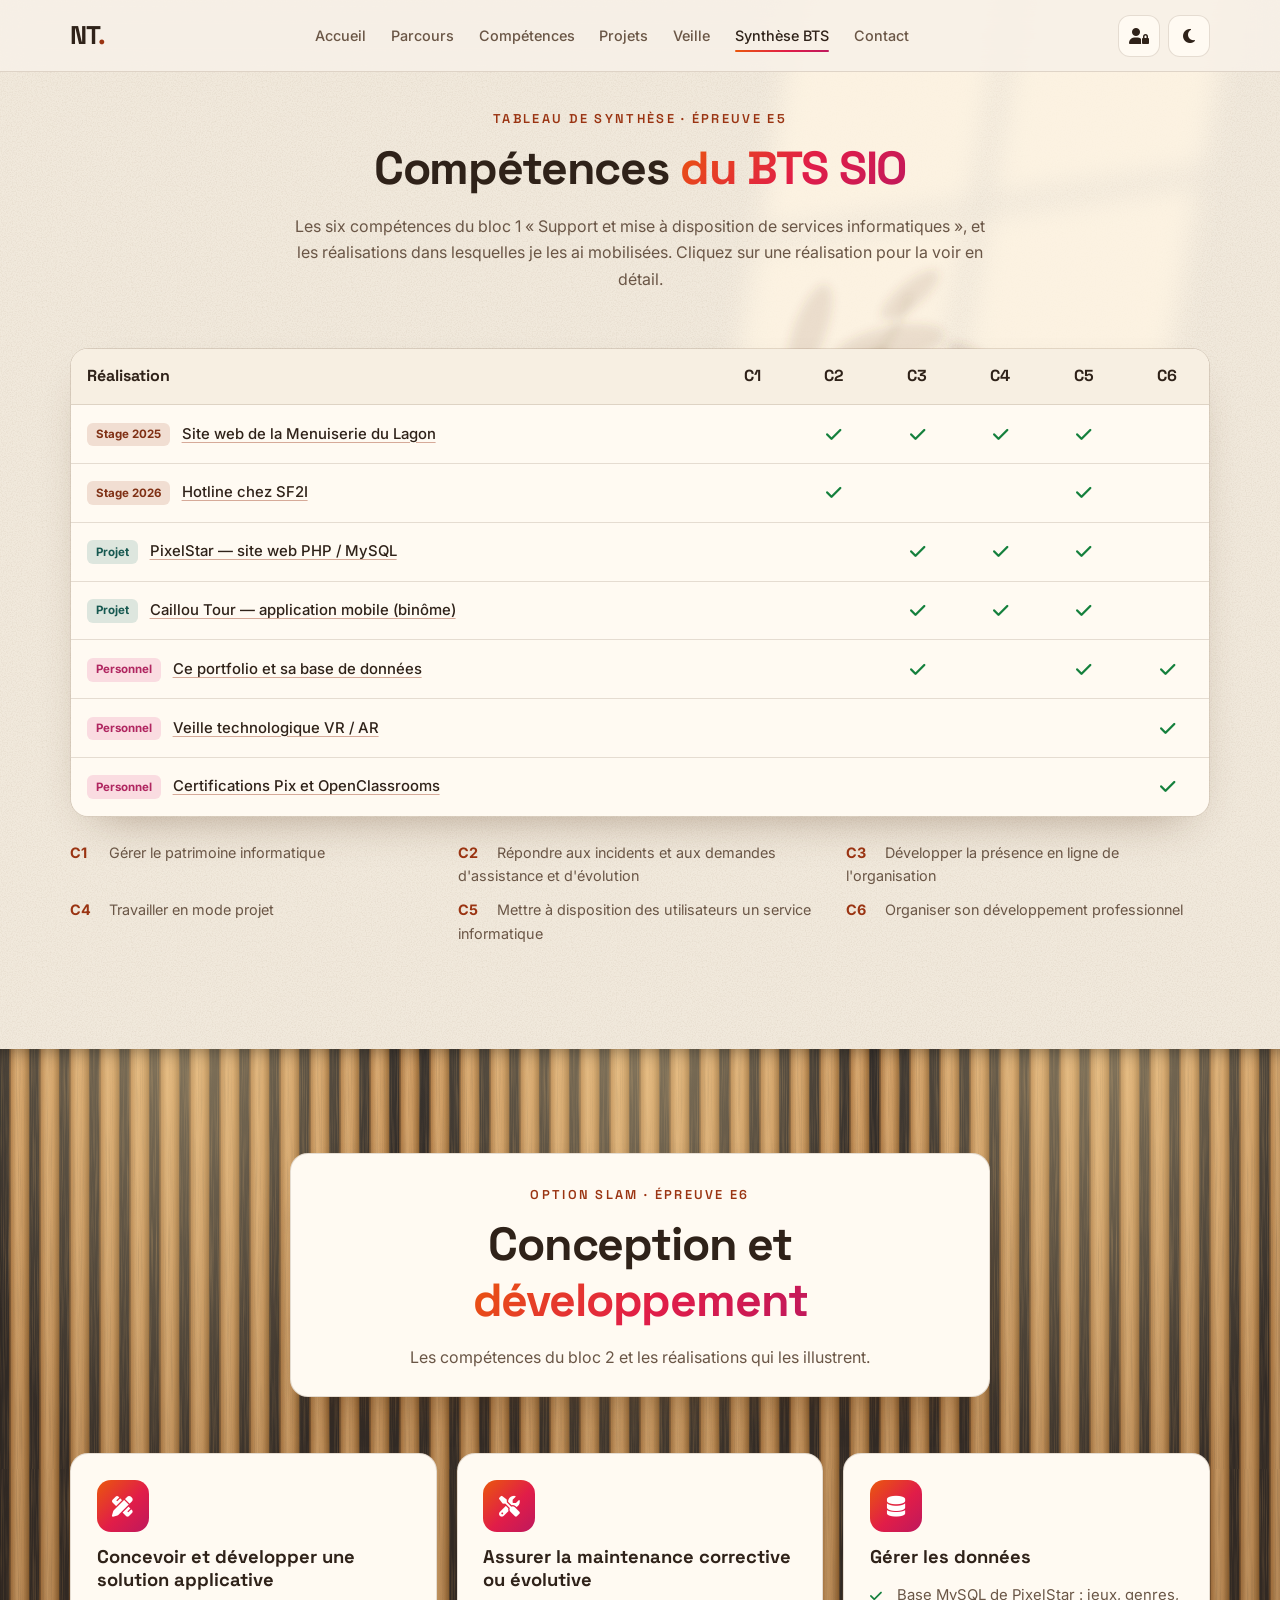
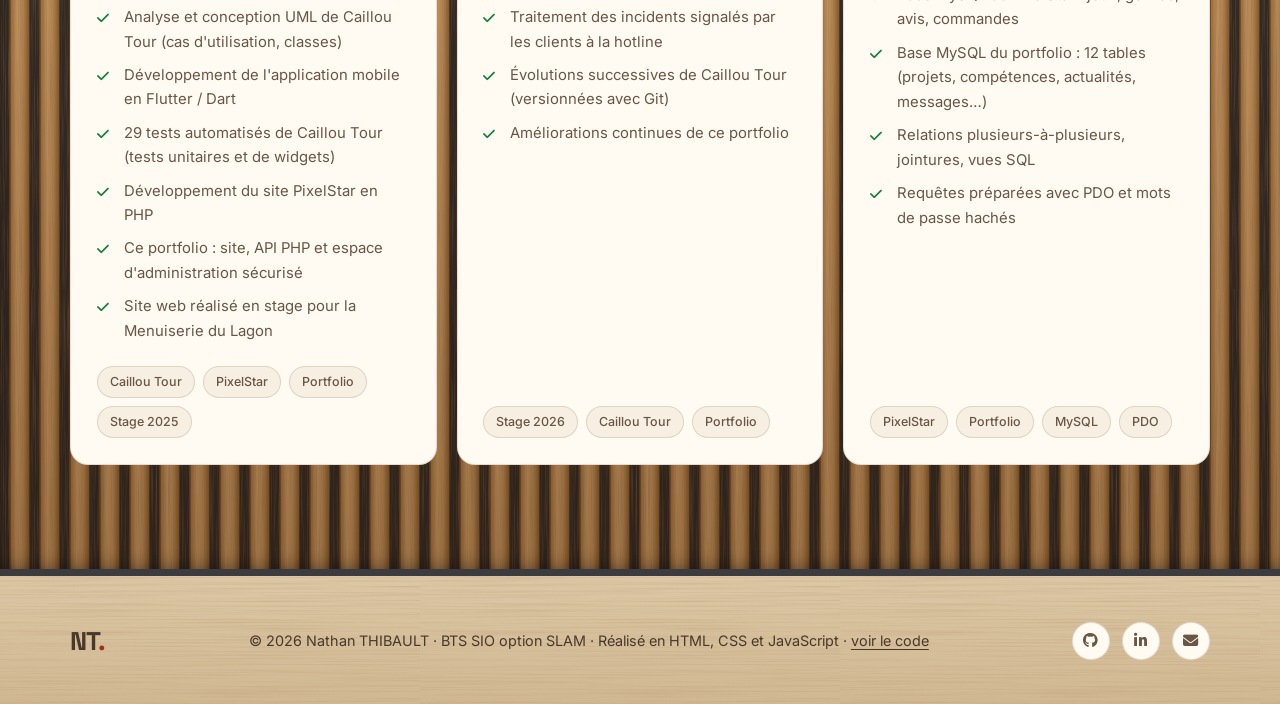
<file: synthese.html>
<!DOCTYPE html>
<html lang="fr" data-theme="light">
<head>
    <meta charset="UTF-8">
    <meta name="viewport" content="width=device-width, initial-scale=1.0">
    <title>Synthèse BTS — Nathan THIBAULT · Portfolio BTS SIO SLAM</title>
    <meta name="description" content="Tableau de synthèse BTS SIO de Nathan THIBAULT : compétences mobilisées dans chaque réalisation (stages, projets, veille, certifications).">
    <link rel="icon" href="assets/favicon.svg" type="image/svg+xml">
    <meta name="theme-color" content="#f1e9dc">
    <!-- Aperçu quand le lien du portfolio est partagé (LinkedIn, Discord, Messenger…) -->
    <meta property="og:type" content="website">
    <meta property="og:site_name" content="Portfolio de Nathan THIBAULT">
    <meta property="og:locale" content="fr_FR">
    <meta property="og:title" content="Synthèse BTS — Nathan THIBAULT · Portfolio BTS SIO SLAM">
    <meta property="og:description" content="Tableau de synthèse BTS SIO de Nathan THIBAULT : compétences mobilisées dans chaque réalisation (stages, projets, veille, certifications).">
    <meta property="og:url" content="https://zixow.github.io/Projet_Portfolio/synthese.html">
    <meta property="og:image" content="https://zixow.github.io/Projet_Portfolio/assets/apercu-partage.jpg">
    <meta property="og:image:width" content="1200">
    <meta property="og:image:height" content="630">
    <meta name="twitter:card" content="summary_large_image">

    <!-- Polices et icônes -->
    <link rel="preconnect" href="https://fonts.googleapis.com">
    <link rel="preconnect" href="https://fonts.gstatic.com" crossorigin>
    <link href="https://fonts.googleapis.com/css2?family=Inter:wght@400;500;600&family=Space+Grotesk:wght@500;600;700&display=swap" rel="stylesheet">
    <link rel="stylesheet" href="https://cdnjs.cloudflare.com/ajax/libs/font-awesome/6.5.1/css/all.min.css">

    <!-- Styles communs à toutes les pages, puis styles propres à cette page -->
    <link rel="stylesheet" href="css/base.css">
    <link rel="stylesheet" href="css/mise-en-page.css">
    <link rel="stylesheet" href="css/synthese.css">

    <!-- Applique le thème enregistré avant l'affichage (évite le flash) -->
    <script>
        (function () {
          try {
            var theme = localStorage.getItem('theme');
            if (theme) document.documentElement.setAttribute('data-theme', theme);
          } catch (e) { /* stockage indisponible : thème clair par défaut */ }
        })();
    </script>
</head>
<body data-page="synthese">

<!-- En-tête : ajouté par js/composants.js (écrit une seule fois pour toutes les pages) -->
<div id="entete-site"></div>

<main>

    <!-- ============ BLOC 1 : SUPPORT ET MISE À DISPOSITION DE SERVICES INFORMATIQUES ============ -->
    <!-- À VÉRIFIER : coches indicatives, à valider avec votre professeur avant l'épreuve E5 -->
    <section class="section" id="bloc1">
        <div class="container">
            <header class="section__header reveal">
                <span class="section__label">Tableau de synthèse · Épreuve E5</span>
                <h2 class="section__title">Compétences <span class="gradient-text">du BTS SIO</span></h2>
                <p class="section__subtitle">Les six compétences du bloc 1 « Support et mise à disposition de services informatiques », et les réalisations dans lesquelles je les ai mobilisées. Cliquez sur une réalisation pour la voir en détail.</p>
            </header>

            <div class="table-wrap reveal">
                <table class="synthese-tableau">
                    <caption class="visuellement-cache">Compétences du bloc 1 mobilisées dans chaque réalisation</caption>
                    <thead>
                        <tr>
                            <th scope="col">Réalisation</th>
                            <th scope="col"><abbr title="Gérer le patrimoine informatique">C1</abbr></th>
                            <th scope="col"><abbr title="Répondre aux incidents et aux demandes d'assistance et d'évolution">C2</abbr></th>
                            <th scope="col"><abbr title="Développer la présence en ligne de l'organisation">C3</abbr></th>
                            <th scope="col"><abbr title="Travailler en mode projet">C4</abbr></th>
                            <th scope="col"><abbr title="Mettre à disposition des utilisateurs un service informatique">C5</abbr></th>
                            <th scope="col"><abbr title="Organiser son développement professionnel">C6</abbr></th>
                        </tr>
                    </thead>
                    <tbody>
                        <tr>
                            <th scope="row"><span class="type type--stage">Stage 2025</span> <a href="parcours.html#experiences">Site web de la Menuiserie du Lagon</a></th>
                            <td><span class="visuellement-cache">non</span></td>
                            <td><i class="fa-solid fa-check" aria-hidden="true"></i><span class="visuellement-cache">oui</span></td>
                            <td><i class="fa-solid fa-check" aria-hidden="true"></i><span class="visuellement-cache">oui</span></td>
                            <td><i class="fa-solid fa-check" aria-hidden="true"></i><span class="visuellement-cache">oui</span></td>
                            <td><i class="fa-solid fa-check" aria-hidden="true"></i><span class="visuellement-cache">oui</span></td>
                            <td><span class="visuellement-cache">non</span></td>
                        </tr>
                        <tr>
                            <th scope="row"><span class="type type--stage">Stage 2026</span> <a href="parcours.html#experiences">Hotline chez SF2I</a></th>
                            <td><span class="visuellement-cache">non</span></td>
                            <td><i class="fa-solid fa-check" aria-hidden="true"></i><span class="visuellement-cache">oui</span></td>
                            <td><span class="visuellement-cache">non</span></td>
                            <td><span class="visuellement-cache">non</span></td>
                            <td><i class="fa-solid fa-check" aria-hidden="true"></i><span class="visuellement-cache">oui</span></td>
                            <td><span class="visuellement-cache">non</span></td>
                        </tr>
                        <tr>
                            <th scope="row"><span class="type type--projet">Projet</span> <a href="projets.html#pixelstar">PixelStar — site web PHP / MySQL</a></th>
                            <td><span class="visuellement-cache">non</span></td>
                            <td><span class="visuellement-cache">non</span></td>
                            <td><i class="fa-solid fa-check" aria-hidden="true"></i><span class="visuellement-cache">oui</span></td>
                            <td><i class="fa-solid fa-check" aria-hidden="true"></i><span class="visuellement-cache">oui</span></td>
                            <td><i class="fa-solid fa-check" aria-hidden="true"></i><span class="visuellement-cache">oui</span></td>
                            <td><span class="visuellement-cache">non</span></td>
                        </tr>
                        <tr>
                            <th scope="row"><span class="type type--projet">Projet</span> <a href="projets.html#caillou-tour">Caillou Tour — application mobile (binôme)</a></th>
                            <td><span class="visuellement-cache">non</span></td>
                            <td><span class="visuellement-cache">non</span></td>
                            <td><i class="fa-solid fa-check" aria-hidden="true"></i><span class="visuellement-cache">oui</span></td>
                            <td><i class="fa-solid fa-check" aria-hidden="true"></i><span class="visuellement-cache">oui</span></td>
                            <td><i class="fa-solid fa-check" aria-hidden="true"></i><span class="visuellement-cache">oui</span></td>
                            <td><span class="visuellement-cache">non</span></td>
                        </tr>
                        <tr>
                            <th scope="row"><span class="type type--perso">Personnel</span> <a href="projets.html#portfolio">Ce portfolio et sa base de données</a></th>
                            <td><span class="visuellement-cache">non</span></td>
                            <td><span class="visuellement-cache">non</span></td>
                            <td><i class="fa-solid fa-check" aria-hidden="true"></i><span class="visuellement-cache">oui</span></td>
                            <td><span class="visuellement-cache">non</span></td>
                            <td><i class="fa-solid fa-check" aria-hidden="true"></i><span class="visuellement-cache">oui</span></td>
                            <td><i class="fa-solid fa-check" aria-hidden="true"></i><span class="visuellement-cache">oui</span></td>
                        </tr>
                        <tr>
                            <th scope="row"><span class="type type--perso">Personnel</span> <a href="veille.html">Veille technologique VR / AR</a></th>
                            <td><span class="visuellement-cache">non</span></td>
                            <td><span class="visuellement-cache">non</span></td>
                            <td><span class="visuellement-cache">non</span></td>
                            <td><span class="visuellement-cache">non</span></td>
                            <td><span class="visuellement-cache">non</span></td>
                            <td><i class="fa-solid fa-check" aria-hidden="true"></i><span class="visuellement-cache">oui</span></td>
                        </tr>
                        <tr>
                            <th scope="row"><span class="type type--perso">Personnel</span> <a href="competences.html#certifications">Certifications Pix et OpenClassrooms</a></th>
                            <td><span class="visuellement-cache">non</span></td>
                            <td><span class="visuellement-cache">non</span></td>
                            <td><span class="visuellement-cache">non</span></td>
                            <td><span class="visuellement-cache">non</span></td>
                            <td><span class="visuellement-cache">non</span></td>
                            <td><i class="fa-solid fa-check" aria-hidden="true"></i><span class="visuellement-cache">oui</span></td>
                        </tr>
                    </tbody>
                </table>
            </div>

            <ol class="legende reveal">
                <li><strong>C1</strong> Gérer le patrimoine informatique</li>
                <li><strong>C2</strong> Répondre aux incidents et aux demandes d'assistance et d'évolution</li>
                <li><strong>C3</strong> Développer la présence en ligne de l'organisation</li>
                <li><strong>C4</strong> Travailler en mode projet</li>
                <li><strong>C5</strong> Mettre à disposition des utilisateurs un service informatique</li>
                <li><strong>C6</strong> Organiser son développement professionnel</li>
            </ol>
        </div>
    </section>

    <!-- ============ BLOC 2 : CONCEPTION ET DÉVELOPPEMENT D'APPLICATIONS (SLAM) ============ -->
    <section class="section section--alt" id="bloc2">
        <div class="container">
            <header class="section__header reveal">
                <span class="section__label">Option SLAM · Épreuve E6</span>
                <h2 class="section__title">Conception et <span class="gradient-text">développement</span></h2>
                <p class="section__subtitle">Les compétences du bloc 2 et les réalisations qui les illustrent.</p>
            </header>

            <div class="blocs">
                <article class="card bloc reveal">
                    <span class="bloc__icone"><i class="fa-solid fa-pen-ruler"></i></span>
                    <h3>Concevoir et développer une solution applicative</h3>
                    <ul class="check-list">
                        <li>Analyse et conception UML de Caillou Tour (cas d'utilisation, classes)</li>
                        <li>Développement de l'application mobile en Flutter / Dart</li>
                        <li>29 tests automatisés de Caillou Tour (tests unitaires et de widgets)</li>
                        <li>Développement du site PixelStar en PHP</li>
                        <li>Ce portfolio : site, API PHP et espace d'administration sécurisé</li>
                        <li>Site web réalisé en stage pour la Menuiserie du Lagon</li>
                    </ul>
                    <div class="tags"><span>Caillou Tour</span><span>PixelStar</span><span>Portfolio</span><span>Stage 2025</span></div>
                </article>
                <article class="card bloc reveal">
                    <span class="bloc__icone"><i class="fa-solid fa-screwdriver-wrench"></i></span>
                    <h3>Assurer la maintenance corrective ou évolutive</h3>
                    <ul class="check-list">
                        <li>Traitement des incidents signalés par les clients à la hotline</li>
                        <li>Évolutions successives de Caillou Tour (versionnées avec Git)</li>
                        <li>Améliorations continues de ce portfolio</li>
                    </ul>
                    <div class="tags"><span>Stage 2026</span><span>Caillou Tour</span><span>Portfolio</span></div>
                </article>
                <article class="card bloc reveal">
                    <span class="bloc__icone"><i class="fa-solid fa-database"></i></span>
                    <h3>Gérer les données</h3>
                    <ul class="check-list">
                        <li>Base MySQL de PixelStar : jeux, genres, avis, commandes</li>
                        <li>Base MySQL du portfolio : 12 tables (projets, compétences, actualités, messages…)</li>
                        <li>Relations plusieurs-à-plusieurs, jointures, vues SQL</li>
                        <li>Requêtes préparées avec PDO et mots de passe hachés</li>
                    </ul>
                    <div class="tags"><span>PixelStar</span><span>Portfolio</span><span>MySQL</span><span>PDO</span></div>
                </article>
            </div>
        </div>
    </section>
</main>

<!-- Pied de page : ajouté par js/composants.js -->
<div id="pied-site"></div>

<script src="js/composants.js"></script>
<script src="js/commun.js"></script>
</body>
</html>
</file>
<file: css/base.css>
/* =========================================================
   Portfolio — Nathan THIBAULT · BTS SIO option SLAM
   Base commune : variables, thèmes, composants, impression, accessibilité
   ========================================================= */

/* ---------- 1. Variables & thèmes ---------- */
/* Thème sombre : ma chambre la nuit, éclairée par l'écran et les rubans LED */
:root {
  --bg: #221a2b;
  --bg-alt: #2c2236;
  --surface: #31263d;
  --surface-2: #3b2f49;
  --border: rgba(244, 200, 255, 0.13);
  --text: #f6eefc;
  --text-muted: #c3b0d6;
  --primary: #22d3ee;
  --secondary: #c084fc;
  --accent: #f472b6;
  --success: #34d399;
  --warning: #fbbf24;
  --danger: #f43f5e;
  --gradient: linear-gradient(135deg, #22d3ee, #a855f7 55%, #f472b6);
  --shadow: 0 20px 45px -20px rgba(0, 0, 0, 0.6);
  --glow: 0 0 0 1px rgba(34, 211, 238, 0.3), 0 20px 45px -18px rgba(168, 85, 247, 0.55);
  --header-bg: rgba(34, 26, 43, 0.84);
  /* Grain léger du plâtre */
  --grain: url("data:image/svg+xml,%3Csvg xmlns='http://www.w3.org/2000/svg' width='220' height='220'%3E%3Cfilter id='g'%3E%3CfeTurbulence type='fractalNoise' baseFrequency='0.8' numOctaves='2' stitchTiles='stitch'/%3E%3CfeColorMatrix values='0 0 0 0 1 0 0 0 0 0.9 0 0 0 0 1 0 0 0 0.3 -0.12'/%3E%3C/filter%3E%3Crect width='100%25' height='100%25' filter='url(%23g)'/%3E%3C/svg%3E");
  /* Mur en tasseaux : relief de chaque tasseau, veines du bois, éclairage */
  --lattes:
    radial-gradient(ellipse 60% 55% at 50% -6%, rgba(168, 85, 247, 0.36), transparent 72%),
    radial-gradient(ellipse 40% 50% at 92% 106%, rgba(34, 211, 238, 0.18), transparent 70%),
    radial-gradient(ellipse 40% 50% at 8% 106%, rgba(244, 114, 182, 0.16), transparent 70%),
    linear-gradient(180deg, transparent, rgba(0, 0, 0, 0.3)),
    url("data:image/svg+xml,%3Csvg xmlns='http://www.w3.org/2000/svg' width='160' height='420'%3E %3Cfilter id='v'%3E%3CfeTurbulence type='fractalNoise' baseFrequency='0.9 0.012' numOctaves='3' stitchTiles='stitch'/%3E %3CfeColorMatrix values='0 0 0 0 0.04 0 0 0 0 0.02 0 0 0 0 0.01 0 0 0 0.9 -0.4'/%3E%3C/filter%3E %3Crect width='100%' height='100%' filter='url(%23v)'/%3E %3C/svg%3E"),
    repeating-linear-gradient(90deg, #100c13 0 9px, #2a1c14 9px 10px, #5a3b29 11.5px, #76523b 17px, #67452f 23px, #3e2a1c 28.5px, #100c13 30px);
  /* Lumière d'une fenêtre (et ombre d'une plante) sur le mur crème */
  --lumiere: url("data:image/svg+xml,%3Csvg xmlns='http://www.w3.org/2000/svg' width='1000' height='700' viewBox='0 0 1000 700'%3E %3Cdefs%3E %3Cfilter id='f' x='-20%' y='-20%' width='140%' height='140%'%3E%3CfeGaussianBlur stdDeviation='13'/%3E%3C/filter%3E %3Cfilter id='g' x='-20%' y='-20%' width='140%' height='140%'%3E%3CfeGaussianBlur stdDeviation='5'/%3E%3C/filter%3E %3C/defs%3E %3Cg filter='url(%23f)' fill='%23aab6ff' fill-opacity='0.12'%3E %3Cpolygon points='430,40 640,10 600,250 390,280'/%3E%3Cpolygon points='662,6 872,-24 832,216 622,246'/%3E%3Cpolygon points='386,300 596,270 556,510 346,540'/%3E%3Cpolygon points='618,266 828,236 788,476 578,506'/%3E %3C/g%3E %3Cg filter='url(%23g)' fill='%2305030a' fill-opacity='0.07'%3E %3Cellipse cx='470' cy='440' rx='62' ry='20' transform='rotate(-38 470 440)'/%3E%3Cellipse cx='520' cy='395' rx='55' ry='18' transform='rotate(-12 520 395)'/%3E%3Cellipse cx='440' cy='380' rx='48' ry='16' transform='rotate(-70 440 380)'/%3E%3Cellipse cx='560' cy='470' rx='58' ry='19' transform='rotate(22 560 470)'/%3E%3Cellipse cx='500' cy='500' rx='44' ry='15' transform='rotate(-55 500 500)'/%3E%3Cellipse cx='610' cy='420' rx='40' ry='14' transform='rotate(40 610 420)'/%3E%3Cellipse cx='420' cy='470' rx='38' ry='13' transform='rotate(10 420 470)'/%3E%3Cellipse cx='540' cy='345' rx='36' ry='12' transform='rotate(-40 540 345)'/%3E %3Cpath d='M 300 640 C 380 560 430 520 470 440 M 470 440 C 500 410 520 400 540 345 M 470 440 C 520 450 545 460 560 470' fill='none' stroke='%2305030a' stroke-opacity='0.07' stroke-width='5'/%3E %3C/g%3E %3C/svg%3E");
  /* Plateau du bureau (pied de page) : chant en métal gris, bois veiné */
  --bureau: linear-gradient(180deg, #2a2830 0 7px, transparent 7px), url("data:image/svg+xml,%3Csvg xmlns='http://www.w3.org/2000/svg' width='420' height='160'%3E%3Cfilter id='f'%3E%3CfeTurbulence type='fractalNoise' baseFrequency='0.006 0.6' numOctaves='3' stitchTiles='stitch'/%3E%3CfeColorMatrix values='0 0 0 0 0.05 0 0 0 0 0.03 0 0 0 0 0.02 0 0 0 0.7 -0.3'/%3E%3C/filter%3E%3Crect width='100%25' height='100%25' filter='url(%23f)'/%3E%3C/svg%3E"), linear-gradient(180deg, #45352d, #3a2c25);
  --bureau-texte: #dccbbd;
  --radius: 18px;
  --radius-sm: 12px;
  --font-title: "Space Grotesk", system-ui, sans-serif;
  --font-body: "Inter", system-ui, sans-serif;
  --font-mono: "Cascadia Code", "Fira Code", Consolas, monospace;
  --header-h: 72px;
  --ease: cubic-bezier(0.4, 0, 0.2, 1);
}

/* Thème « chambre » (clair, par défaut) : mur crème, tasseaux de chêne, bureau en chêne clair */
[data-theme="light"] {
  --bg: #f1e9dc;
  --bg-alt: #e8dcc8;
  --surface: #fffaf2;
  --surface-2: #f7efe2;
  --border: rgba(92, 64, 38, 0.16);
  --text: #2f2219;
  --text-muted: #6a5646;
  --primary: #9a3412;
  --secondary: #0f6b63;
  --accent: #db2777;
  --success: #15803d;
  --warning: #b45309;
  --gradient: linear-gradient(135deg, #ea580c, #e11d48 55%, #be185d);
  --shadow: 0 20px 45px -25px rgba(80, 45, 18, 0.45);
  --glow: 0 0 0 1px rgba(234, 88, 12, 0.35), 0 20px 45px -22px rgba(225, 29, 72, 0.45);
  --header-bg: rgba(247, 241, 232, 0.88);
  --grain: url("data:image/svg+xml,%3Csvg xmlns='http://www.w3.org/2000/svg' width='220' height='220'%3E%3Cfilter id='g'%3E%3CfeTurbulence type='fractalNoise' baseFrequency='0.8' numOctaves='2' stitchTiles='stitch'/%3E%3CfeColorMatrix values='0 0 0 0 0.45 0 0 0 0 0.35 0 0 0 0 0.25 0 0 0 0.35 -0.14'/%3E%3C/filter%3E%3Crect width='100%25' height='100%25' filter='url(%23g)'/%3E%3C/svg%3E");
  /* Mur en tasseaux : relief de chaque tasseau, veines du bois, éclairage */
  --lattes:
    radial-gradient(ellipse 26% 80% at 14% -14%, rgba(255, 226, 168, 0.5), transparent 72%),
    radial-gradient(ellipse 26% 80% at 50% -14%, rgba(255, 226, 168, 0.5), transparent 72%),
    radial-gradient(ellipse 26% 80% at 86% -14%, rgba(255, 226, 168, 0.5), transparent 72%),
    linear-gradient(180deg, rgba(255, 240, 215, 0.05), rgba(55, 30, 12, 0.34)),
    url("data:image/svg+xml,%3Csvg xmlns='http://www.w3.org/2000/svg' width='160' height='420'%3E %3Cfilter id='v'%3E%3CfeTurbulence type='fractalNoise' baseFrequency='0.9 0.012' numOctaves='3' stitchTiles='stitch'/%3E %3CfeColorMatrix values='0 0 0 0 0.32 0 0 0 0 0.18 0 0 0 0 0.07 0 0 0 0.9 -0.4'/%3E%3C/filter%3E %3Crect width='100%' height='100%' filter='url(%23v)'/%3E %3C/svg%3E"),
    repeating-linear-gradient(90deg, #2a2522 0 9px, #5e3f22 9px 10px, #b07a42 11.5px, #d6a46a 17px, #c99459 23px, #94642f 28.5px, #2a2522 30px);
  /* Lumière d'une fenêtre (et ombre d'une plante) sur le mur crème */
  --lumiere: url("data:image/svg+xml,%3Csvg xmlns='http://www.w3.org/2000/svg' width='1000' height='700' viewBox='0 0 1000 700'%3E %3Cdefs%3E %3Cfilter id='f' x='-20%' y='-20%' width='140%' height='140%'%3E%3CfeGaussianBlur stdDeviation='13'/%3E%3C/filter%3E %3Cfilter id='g' x='-20%' y='-20%' width='140%' height='140%'%3E%3CfeGaussianBlur stdDeviation='5'/%3E%3C/filter%3E %3C/defs%3E %3Cg filter='url(%23f)' fill='%23fff6e4' fill-opacity='0.8'%3E %3Cpolygon points='430,40 640,10 600,250 390,280'/%3E%3Cpolygon points='662,6 872,-24 832,216 622,246'/%3E%3Cpolygon points='386,300 596,270 556,510 346,540'/%3E%3Cpolygon points='618,266 828,236 788,476 578,506'/%3E %3C/g%3E %3Cg filter='url(%23g)' fill='%236b4f36' fill-opacity='0.12'%3E %3Cellipse cx='470' cy='440' rx='62' ry='20' transform='rotate(-38 470 440)'/%3E%3Cellipse cx='520' cy='395' rx='55' ry='18' transform='rotate(-12 520 395)'/%3E%3Cellipse cx='440' cy='380' rx='48' ry='16' transform='rotate(-70 440 380)'/%3E%3Cellipse cx='560' cy='470' rx='58' ry='19' transform='rotate(22 560 470)'/%3E%3Cellipse cx='500' cy='500' rx='44' ry='15' transform='rotate(-55 500 500)'/%3E%3Cellipse cx='610' cy='420' rx='40' ry='14' transform='rotate(40 610 420)'/%3E%3Cellipse cx='420' cy='470' rx='38' ry='13' transform='rotate(10 420 470)'/%3E%3Cellipse cx='540' cy='345' rx='36' ry='12' transform='rotate(-40 540 345)'/%3E %3Cpath d='M 300 640 C 380 560 430 520 470 440 M 470 440 C 500 410 520 400 540 345 M 470 440 C 520 450 545 460 560 470' fill='none' stroke='%236b4f36' stroke-opacity='0.12' stroke-width='5'/%3E %3C/g%3E %3C/svg%3E");
  --bureau: linear-gradient(180deg, #3c3c40 0 7px, transparent 7px), url("data:image/svg+xml,%3Csvg xmlns='http://www.w3.org/2000/svg' width='420' height='160'%3E%3Cfilter id='f'%3E%3CfeTurbulence type='fractalNoise' baseFrequency='0.006 0.6' numOctaves='3' stitchTiles='stitch'/%3E%3CfeColorMatrix values='0 0 0 0 0.45 0 0 0 0 0.3 0 0 0 0 0.15 0 0 0 0.7 -0.3'/%3E%3C/filter%3E%3Crect width='100%25' height='100%25' filter='url(%23f)'/%3E%3C/svg%3E"), linear-gradient(180deg, #ddc8a6, #d0b892);
  --bureau-texte: #4a382b;
}

/* ---------- 2. Base ---------- */
*,
*::before,
*::after {
  box-sizing: border-box;
  margin: 0;
  padding: 0;
}

html {
  scroll-behavior: smooth;
  scroll-padding-top: var(--header-h);
}

body {
  font-family: var(--font-body);
  background: var(--grain), var(--bg);
  color: var(--text);
  line-height: 1.65;
  overflow-x: hidden;
  transition: background-color 0.3s var(--ease), color 0.3s var(--ease);
}

body.no-scroll { overflow: hidden; }

img { max-width: 100%; display: block; }
a { color: inherit; text-decoration: none; }
ul, ol { list-style: none; }
button { font: inherit; color: inherit; background: none; border: none; cursor: pointer; }
h1, h2, h3, h4 { font-family: var(--font-title); line-height: 1.2; }
sup { font-size: 0.72em; line-height: 0; }

:focus-visible {
  outline: 2px solid var(--primary);
  outline-offset: 3px;
  border-radius: 6px;
}

::selection { background: var(--secondary); color: #fff; }

.container {
  width: 100%;
  max-width: 1180px;
  margin: 0 auto;
  padding: 0 1.25rem;
}

.gradient-text {
  background: var(--gradient);
  -webkit-background-clip: text;
  background-clip: text;
  color: transparent;
}

.muted { color: var(--text-muted); }
.is-hidden { display: none !important; }
/* L'attribut hidden l'emporte toujours, même sur un élément en display: grid ou flex */
[hidden] { display: none !important; }

/* ---------- 3. Animations d'apparition ---------- */
.reveal { opacity: 0; }
.reveal.visible { animation: reveal 0.8s var(--ease) both; }
.reveal.pop { opacity: 1; animation: pop 0.45s var(--ease) both; }

@keyframes reveal {
  from { opacity: 0; translate: 0 30px; }
  to   { opacity: 1; translate: 0 0; }
}
@keyframes pop {
  from { opacity: 0; scale: 0.94; }
  to   { opacity: 1; scale: 1; }
}
@keyframes fadeUp {
  from { opacity: 0; translate: 0 16px; }
  to   { opacity: 1; translate: 0 0; }
}
@keyframes spin { to { rotate: 360deg; } }
@keyframes float {
  0%, 100% { translate: 0 0; }
  50%      { translate: 0 -14px; }
}
@keyframes pulse {
  0%, 100% { box-shadow: 0 0 0 0 rgba(52, 211, 153, 0.45); }
  50%      { box-shadow: 0 0 0 7px rgba(52, 211, 153, 0); }
}
@keyframes blink { 50% { opacity: 0; } }
@keyframes wheel {
  0%   { opacity: 1; translate: -50% 0; }
  100% { opacity: 0; translate: -50% 12px; }
}

/* ---------- 4. Composants communs ---------- */
.card {
  background: var(--surface);
  border: 1px solid var(--border);
  border-radius: var(--radius);
  padding: 1.6rem;
  transition: transform 0.35s var(--ease), box-shadow 0.35s var(--ease), border-color 0.35s var(--ease), background-color 0.3s var(--ease);
}

.card--hover:hover {
  transform: translateY(-6px);
  box-shadow: var(--glow);
  border-color: transparent;
}

.btn {
  display: inline-flex;
  align-items: center;
  justify-content: center;
  gap: 0.6rem;
  padding: 0.85rem 1.5rem;
  border-radius: 999px;
  font-weight: 600;
  font-size: 0.95rem;
  transition: transform 0.3s var(--ease), box-shadow 0.3s var(--ease), border-color 0.3s var(--ease);
}
.btn--primary {
  background: var(--gradient);
  color: #fff;
  box-shadow: 0 10px 30px -12px color-mix(in srgb, var(--accent) 75%, transparent);
}
.btn--primary:hover {
  transform: translateY(-3px);
  box-shadow: 0 16px 36px -12px color-mix(in srgb, var(--accent) 90%, transparent);
}
.btn--ghost {
  background: var(--surface);
  border: 1px solid var(--border);
  color: var(--text);
}
.btn--ghost:hover { transform: translateY(-3px); border-color: var(--primary); }
.btn--small { padding: 0.55rem 1.1rem; font-size: 0.85rem; }
.btn--full { width: 100%; }

.icon-btn {
  width: 42px;
  height: 42px;
  display: grid;
  place-items: center;
  border-radius: 12px;
  border: 1px solid var(--border);
  background: var(--surface);
  color: var(--text);
  transition: transform 0.3s var(--ease), border-color 0.3s var(--ease);
}
.icon-btn:hover { transform: translateY(-2px); border-color: var(--primary); }

.tags,
.tech-list {
  display: flex;
  flex-wrap: wrap;
  gap: 0.5rem;
  margin-top: 1rem;
}
.tags span,
.tech-list li {
  font-size: 0.78rem;
  font-weight: 500;
  padding: 0.3rem 0.75rem;
  border-radius: 999px;
  background: var(--surface-2);
  border: 1px solid var(--border);
  color: var(--text-muted);
}

.chips { display: flex; flex-wrap: wrap; gap: 0.5rem; }
.chips li {
  display: inline-flex;
  align-items: center;
  gap: 0.45rem;
  padding: 0.4rem 0.85rem;
  border-radius: 999px;
  font-size: 0.85rem;
  background: var(--surface-2);
  border: 1px solid var(--border);
}
.chips--lg li { padding: 0.65rem 1.1rem; font-size: 0.92rem; background: var(--surface); }
.chips--lg i { color: var(--primary); }

.pill {
  display: inline-block;
  font-size: 0.72rem;
  font-weight: 700;
  letter-spacing: 0.04em;
  padding: 0.22rem 0.65rem;
  border-radius: 6px;
}
/* Texte mélangé à la couleur du texte du thème : contraste suffisant de jour comme de nuit */
.pill--vr { color: color-mix(in srgb, var(--secondary) 75%, var(--text)); background: color-mix(in srgb, var(--secondary) 15%, transparent); }
.pill--ar { color: color-mix(in srgb, var(--primary) 75%, var(--text)); background: color-mix(in srgb, var(--primary) 15%, transparent); }
.pill--mr { color: color-mix(in srgb, var(--accent) 75%, var(--text)); background: color-mix(in srgb, var(--accent) 15%, transparent); }

.status {
  display: inline-flex;
  align-items: center;
  gap: 0.4rem;
  font-size: 0.75rem;
  font-weight: 600;
  padding: 0.25rem 0.7rem;
  border-radius: 999px;
}
.status::before {
  content: "";
  width: 6px;
  height: 6px;
  border-radius: 50%;
  background: currentColor;
}
/* Le texte est mélangé à la couleur du texte du thème : contraste suffisant (au moins 4,5:1) de jour comme de nuit */
.status--done { color: color-mix(in srgb, var(--success) 80%, var(--text)); background: color-mix(in srgb, var(--success) 14%, transparent); }
.status--soon { color: color-mix(in srgb, var(--warning) 80%, var(--text)); background: color-mix(in srgb, var(--warning) 14%, transparent); }

.filters {
  display: flex;
  flex-wrap: wrap;
  justify-content: center;
  gap: 0.6rem;
  margin-bottom: 2.5rem;
}
.filters--left { justify-content: flex-start; margin-bottom: 1.5rem; }
.filter-btn {
  padding: 0.55rem 1.2rem;
  border-radius: 999px;
  border: 1px solid var(--border);
  background: var(--surface);
  color: var(--text-muted);
  font-size: 0.9rem;
  font-weight: 500;
  transition: color 0.3s var(--ease), border-color 0.3s var(--ease);
}
.filter-btn:hover { color: var(--text); border-color: var(--primary); }
.filter-btn.active { background: var(--gradient); color: #fff; border-color: transparent; }

.grid-2 { display: grid; grid-template-columns: repeat(2, 1fr); gap: 1.25rem; }
.grid-3 { display: grid; grid-template-columns: repeat(3, 1fr); gap: 1.25rem; }
.grid-auto {
  display: grid;
  grid-template-columns: repeat(auto-fill, minmax(min(100%, 300px), 1fr));
  gap: 1.25rem;
}

.sub-title {
  display: flex;
  align-items: center;
  gap: 0.6rem;
  font-size: 1.25rem;
  margin: 3rem 0 1.25rem;
}
.sub-title i { color: var(--primary); }
.sub-title--first { margin-top: 0; }

.card-title {
  display: flex;
  align-items: center;
  gap: 0.6rem;
  font-size: 1.1rem;
  margin-bottom: 1.1rem;
}
.card-title i { color: var(--primary); }

@media (max-width: 960px) {
  .grid-3,
  .grid-2 { grid-template-columns: 1fr; }
}
@media (max-width: 520px) {
  .card { padding: 1.3rem; }
}

/* ---------- 18. Impression / export PDF ---------- */
@media print {
  .header,
  .scroll-progress,
  .back-to-top,
  .scroll-down,
  .hero__canvas,
  .hero__glow,
  .tabs,
  .filters,
  .contact__form { display: none !important; }
  .reveal { opacity: 1 !important; animation: none !important; }
  .tab-panel { display: block !important; margin-bottom: 2rem; }
  .is-hidden { display: revert !important; }
  .hero { min-height: auto; }
  .card,
  .timeline__item,
  .news-item { break-inside: avoid; }
}

/* ---------- 19. Accessibilité : réduction des animations ---------- */
@media (prefers-reduced-motion: reduce) {
  html { scroll-behavior: auto; }
  .reveal { opacity: 1; }
  *,
  *::before,
  *::after {
    animation-duration: 0.01ms !important;
    animation-iteration-count: 1 !important;
    transition-duration: 0.01ms !important;
  }
}
</file>
<file: css/mise-en-page.css>
/* =========================================================
   Portfolio — Nathan THIBAULT · BTS SIO option SLAM
   Mise en page commune : en-tête, navigation, sections, pied de page
   ========================================================= */

/* ---------- 5. Barre de progression & en-tête ---------- */
.scroll-progress {
  position: fixed;
  top: 0;
  left: 0;
  height: 3px;
  width: 0;
  background: var(--gradient);
  z-index: 1100;
}

.header {
  position: fixed;
  inset: 0 0 auto 0;
  height: var(--header-h);
  z-index: 1000;
  border-bottom: 1px solid transparent;
  transition: background-color 0.3s var(--ease), border-color 0.3s var(--ease);
}
/* Fond flouté : dès qu'on défile, et toujours sur les autres pages (le menu peut passer sur les tasseaux) */
.header.scrolled,
body:not([data-page="accueil"]) .header {
  background: var(--header-bg);
  -webkit-backdrop-filter: blur(14px);
  backdrop-filter: blur(14px);
  border-bottom-color: var(--border);
}

.nav {
  height: 100%;
  display: flex;
  align-items: center;
  justify-content: space-between;
  gap: 1rem;
}

.logo {
  font-family: var(--font-title);
  font-size: 1.6rem;
  font-weight: 700;
  letter-spacing: -0.03em;
}
.logo span { color: var(--primary); }

.nav__menu { display: flex; gap: 0.15rem; }
.nav__link {
  position: relative;
  display: block;
  padding: 0.5rem 0.7rem;
  border-radius: 8px;
  font-size: 0.9rem;
  font-weight: 500;
  color: var(--text-muted);
  transition: color 0.3s var(--ease);
}
.nav__link::after {
  content: "";
  position: absolute;
  left: 0.7rem;
  right: 0.7rem;
  bottom: 0.2rem;
  height: 2px;
  border-radius: 2px;
  background: var(--gradient);
  transform: scaleX(0);
  transform-origin: left;
  transition: transform 0.3s var(--ease);
}
.nav__link:hover,
.nav__link.active { color: var(--text); }
.nav__link.active::after { transform: scaleX(1); }

.nav__actions { display: flex; align-items: center; gap: 0.5rem; }
.nav__burger { display: none; }

/* ---------- 7. Sections ---------- */
.section { position: relative; padding: 6.5rem 0; }
/* Sections crème : la lumière d'une fenêtre tombe en biais sur le mur, avec l'ombre d'une plante */
.section:not(.section--alt) { background: var(--lumiere) right -90px top -50px / min(1000px, 120%) auto no-repeat; }
/* Sections alternées : le mur en tasseaux de bois, avec un peu de relief en haut et en bas */
.section--alt {
  background: var(--lattes);
  box-shadow: inset 0 14px 20px -14px rgba(0, 0, 0, 0.45), inset 0 -14px 20px -14px rgba(0, 0, 0, 0.45);
}
/* Sur les tasseaux, le titre est posé sur une plaque claire pour rester lisible */
.section--alt .section__header {
  padding: 1.6rem 2rem;
  border: 1px solid var(--border);
  border-radius: var(--radius);
  background: var(--surface);
  box-shadow: var(--shadow);
}

.section__header {
  max-width: 700px;
  margin: 0 auto 3.5rem;
  text-align: center;
}
.section__label {
  display: inline-block;
  margin-bottom: 0.75rem;
  font-family: var(--font-title);
  font-size: 0.8rem;
  font-weight: 600;
  letter-spacing: 0.18em;
  text-transform: uppercase;
  color: var(--primary);
}
.section__title {
  font-size: clamp(2rem, 4.5vw, 2.9rem);
  letter-spacing: -0.025em;
}
.section__subtitle { margin-top: 1rem; color: var(--text-muted); }

/* Réseaux sociaux (accueil et pied de page) */
.socials { display: flex; gap: 0.75rem; margin-top: 2rem; }
.socials a {
  width: 44px;
  height: 44px;
  display: grid;
  place-items: center;
  border-radius: 50%;
  border: 1px solid var(--border);
  background: var(--surface);
  color: var(--text-muted);
  font-size: 1.05rem;
  transition: transform 0.3s var(--ease), color 0.3s var(--ease), background 0.3s var(--ease);
}
.socials a:hover {
  color: #fff;
  background: var(--gradient);
  border-color: transparent;
  transform: translateY(-3px);
}
.socials--small { margin-top: 0; }
.socials--small a { width: 38px; height: 38px; font-size: 0.95rem; }

/* ---------- 16. Pied de page & retour en haut ---------- */
/* Le pied de page ressemble au plateau de mon bureau */
.footer { padding: 3.2rem 0 2.6rem; background: var(--bureau); }
.footer__inner p a { text-decoration: underline; text-underline-offset: 3px; }
.footer__inner p a:hover { color: var(--primary); }
.footer__inner {
  display: flex;
  flex-wrap: wrap;
  align-items: center;
  justify-content: space-between;
  gap: 1rem;
  font-size: 0.9rem;
  color: var(--bureau-texte);
}

.back-to-top {
  position: fixed;
  right: 1.25rem;
  bottom: 1.25rem;
  z-index: 900;
  width: 48px;
  height: 48px;
  display: grid;
  place-items: center;
  border-radius: 14px;
  background: var(--gradient);
  color: #fff;
  box-shadow: 0 12px 30px -10px color-mix(in srgb, var(--accent) 70%, transparent);
  opacity: 0;
  visibility: hidden;
  translate: 0 20px;
  transition: opacity 0.3s var(--ease), visibility 0.3s var(--ease), translate 0.3s var(--ease);
}
.back-to-top.show { opacity: 1; visibility: visible; translate: 0 0; }

/* Navigation mobile */
@media (max-width: 1100px) {
  .nav__burger { display: grid; }
  .nav__menu {
    position: fixed;
    top: var(--header-h);
    left: 0;
    right: 0;
    flex-direction: column;
    gap: 0;
    padding: 0.75rem 1.25rem 1.25rem;
    background: var(--surface);
    border-bottom: 1px solid var(--border);
    box-shadow: var(--shadow);
    opacity: 0;
    visibility: hidden;
    translate: 0 -12px;
    transition: opacity 0.3s var(--ease), visibility 0.3s var(--ease), translate 0.3s var(--ease);
  }
  .nav__menu.open { opacity: 1; visibility: visible; translate: 0 0; }
  .nav__link { padding: 0.8rem 0.5rem; font-size: 1rem; }
  .nav__link::after { left: 0.5rem; right: auto; width: 24px; bottom: 0.45rem; }
}
@media (max-width: 700px) {
  .section { padding: 4.5rem 0; }
  .section__header { margin-bottom: 2.5rem; }
  .footer__inner { flex-direction: column; text-align: center; }
}
</file>
<file: css/synthese.css>
/* =========================================================
   Portfolio — Nathan THIBAULT · BTS SIO option SLAM
   Page Synthèse BTS : tableau des compétences
   ========================================================= */

.visuellement-cache {
  position: absolute;
  width: 1px;
  height: 1px;
  overflow: hidden;
  clip: rect(0 0 0 0);
  white-space: nowrap;
}

/* ---------- Tableau de synthèse ---------- */
.table-wrap {
  overflow-x: auto;
  border-radius: var(--radius);
  border: 1px solid var(--border);
  box-shadow: var(--shadow);
}
.synthese-tableau {
  width: 100%;
  min-width: 720px;
  border-collapse: collapse;
  background: var(--surface);
  font-size: 0.93rem;
}
.synthese-tableau th,
.synthese-tableau td {
  padding: 0.9rem 1rem;
  border-bottom: 1px solid var(--border);
}
.synthese-tableau thead th {
  background: var(--surface-2);
  font-family: var(--font-title);
  font-size: 1rem;
  text-align: center;
}
.synthese-tableau thead th:first-child { text-align: left; }
.synthese-tableau abbr { text-decoration: none; cursor: help; }
.synthese-tableau tbody th {
  text-align: left;
  font-weight: 500;
  color: var(--text);
}
.synthese-tableau td {
  text-align: center;
  color: var(--success);
  font-size: 1.1rem;
}
.synthese-tableau tbody tr:last-child th,
.synthese-tableau tbody tr:last-child td { border-bottom: none; }
.synthese-tableau tbody tr:hover { background: var(--surface-2); }
.synthese-tableau tbody th a {
  text-decoration: underline;
  text-decoration-color: color-mix(in srgb, var(--primary) 40%, transparent);
  text-underline-offset: 3px;
}
.synthese-tableau tbody th a:hover { color: var(--primary); text-decoration-color: currentColor; }

.type {
  display: inline-block;
  margin-right: 0.5rem;
  padding: 0.15rem 0.55rem;
  border-radius: 6px;
  font-size: 0.72rem;
  font-weight: 700;
  vertical-align: middle;
}
/* Texte mélangé à la couleur du texte du thème : contraste suffisant de jour comme de nuit */
.type--stage { color: color-mix(in srgb, var(--primary) 75%, var(--text)); background: color-mix(in srgb, var(--primary) 14%, transparent); }
.type--projet { color: color-mix(in srgb, var(--secondary) 75%, var(--text)); background: color-mix(in srgb, var(--secondary) 14%, transparent); }
.type--perso { color: color-mix(in srgb, var(--accent) 75%, var(--text)); background: color-mix(in srgb, var(--accent) 14%, transparent); }

/* ---------- Légende ---------- */
.legende {
  display: grid;
  grid-template-columns: repeat(auto-fill, minmax(min(100%, 330px), 1fr));
  gap: 0.6rem 1.5rem;
  margin-top: 1.5rem;
  font-size: 0.9rem;
  color: var(--text-muted);
}
.legende strong {
  display: inline-block;
  min-width: 2.2rem;
  color: var(--primary);
}

/* ---------- Bloc 2 (SLAM) ---------- */
.blocs {
  display: grid;
  grid-template-columns: repeat(auto-fill, minmax(min(100%, 320px), 1fr));
  gap: 1.25rem;
}
.bloc { display: flex; flex-direction: column; gap: 0.9rem; }
.bloc__icone {
  width: 52px;
  height: 52px;
  display: grid;
  place-items: center;
  border-radius: 14px;
  background: var(--gradient);
  color: #fff;
  font-size: 1.3rem;
}
.bloc h3 { font-size: 1.15rem; }
.bloc .tags { margin-top: auto; padding-top: 0.5rem; }

.check-list { display: grid; gap: 0.55rem; }
.check-list li {
  position: relative;
  padding-left: 1.7rem;
  font-size: 0.93rem;
  color: var(--text-muted);
}
.check-list li::before {
  content: "\f00c";
  position: absolute;
  top: 0.15em;
  left: 0;
  font-family: "Font Awesome 6 Free";
  font-weight: 900;
  font-size: 0.85rem;
  color: var(--success);
}

/* ---------- Téléphone : le tableau tient dans l'écran (étiquette au-dessus du titre) ---------- */
@media (max-width: 600px) {
  .synthese-tableau { min-width: 0; font-size: 0.85rem; }
  .synthese-tableau th,
  .synthese-tableau td { padding: 0.7rem 0.3rem; }
  .synthese-tableau thead th:first-child,
  .synthese-tableau tbody th { padding-left: 0.8rem; }
  .synthese-tableau .type { display: block; width: fit-content; margin: 0 0 0.3rem; }
  .synthese-tableau td { font-size: 0.95rem; }
}
</file>
